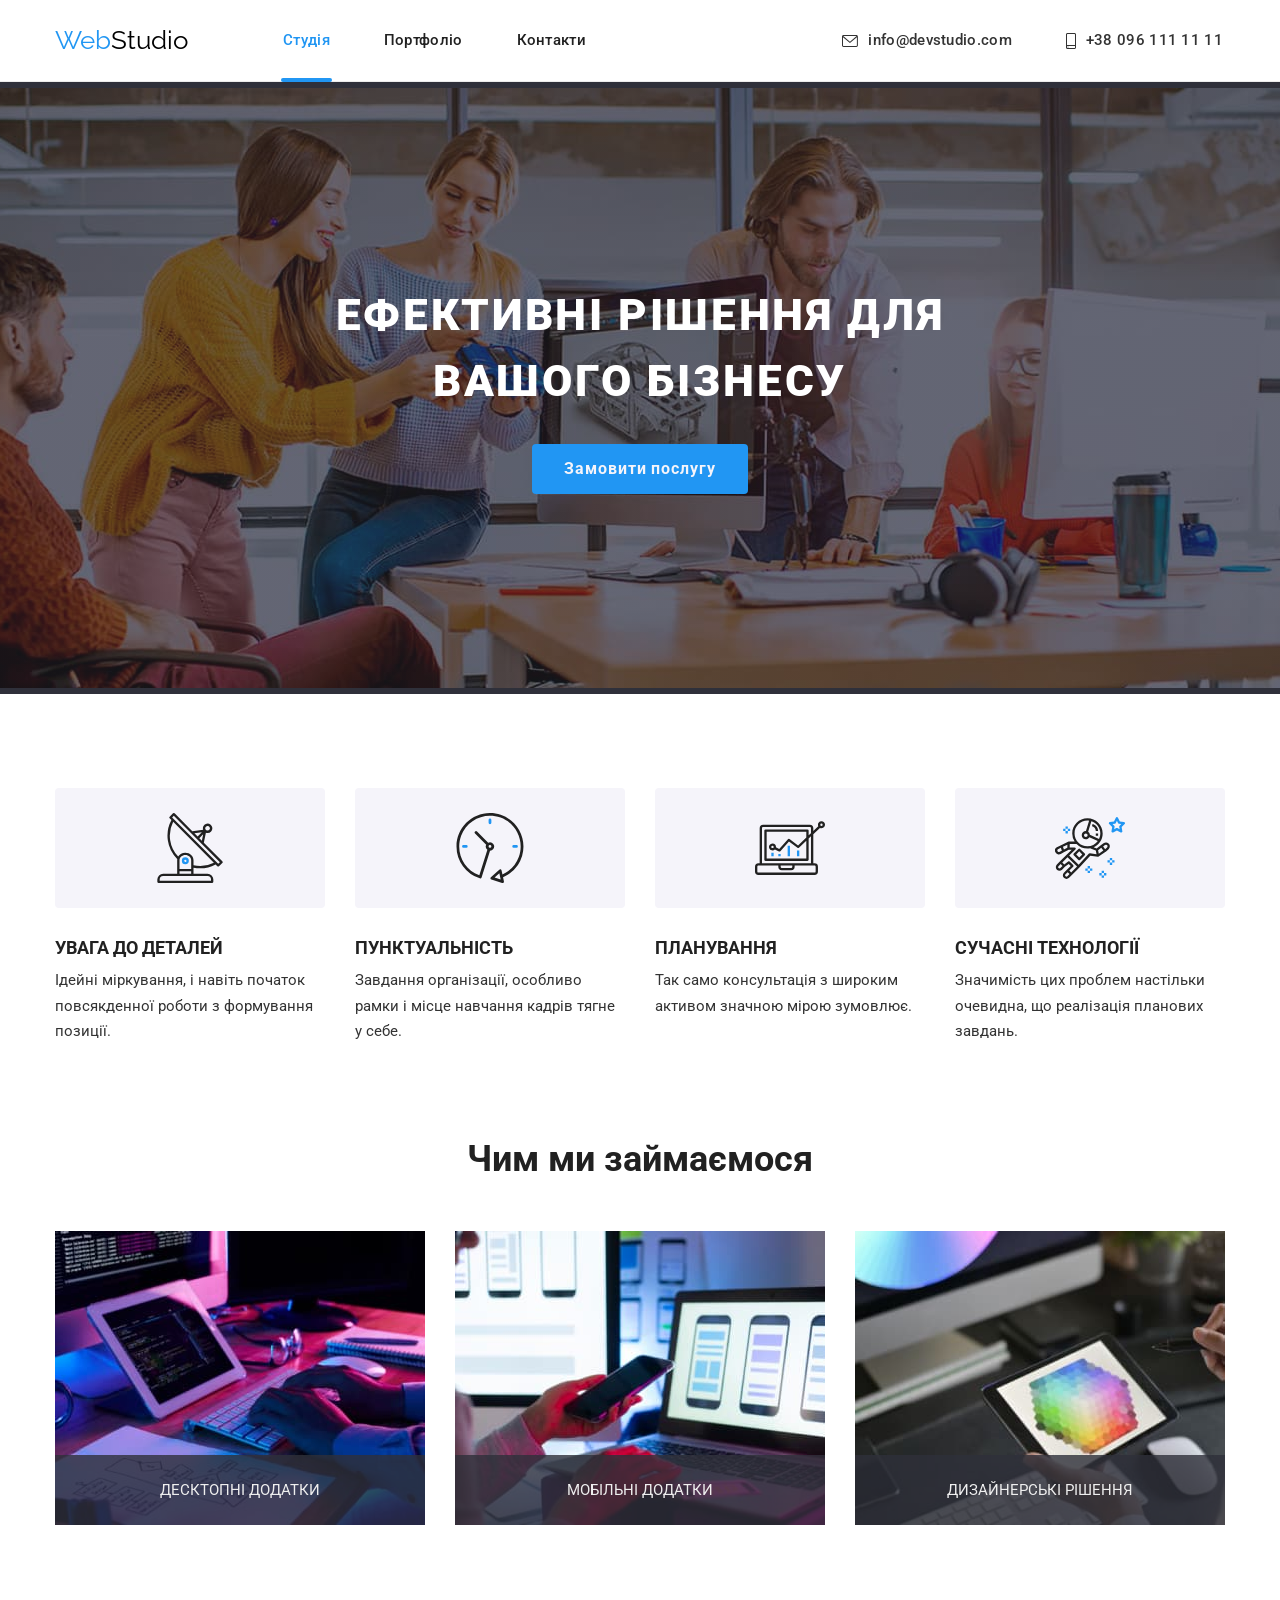
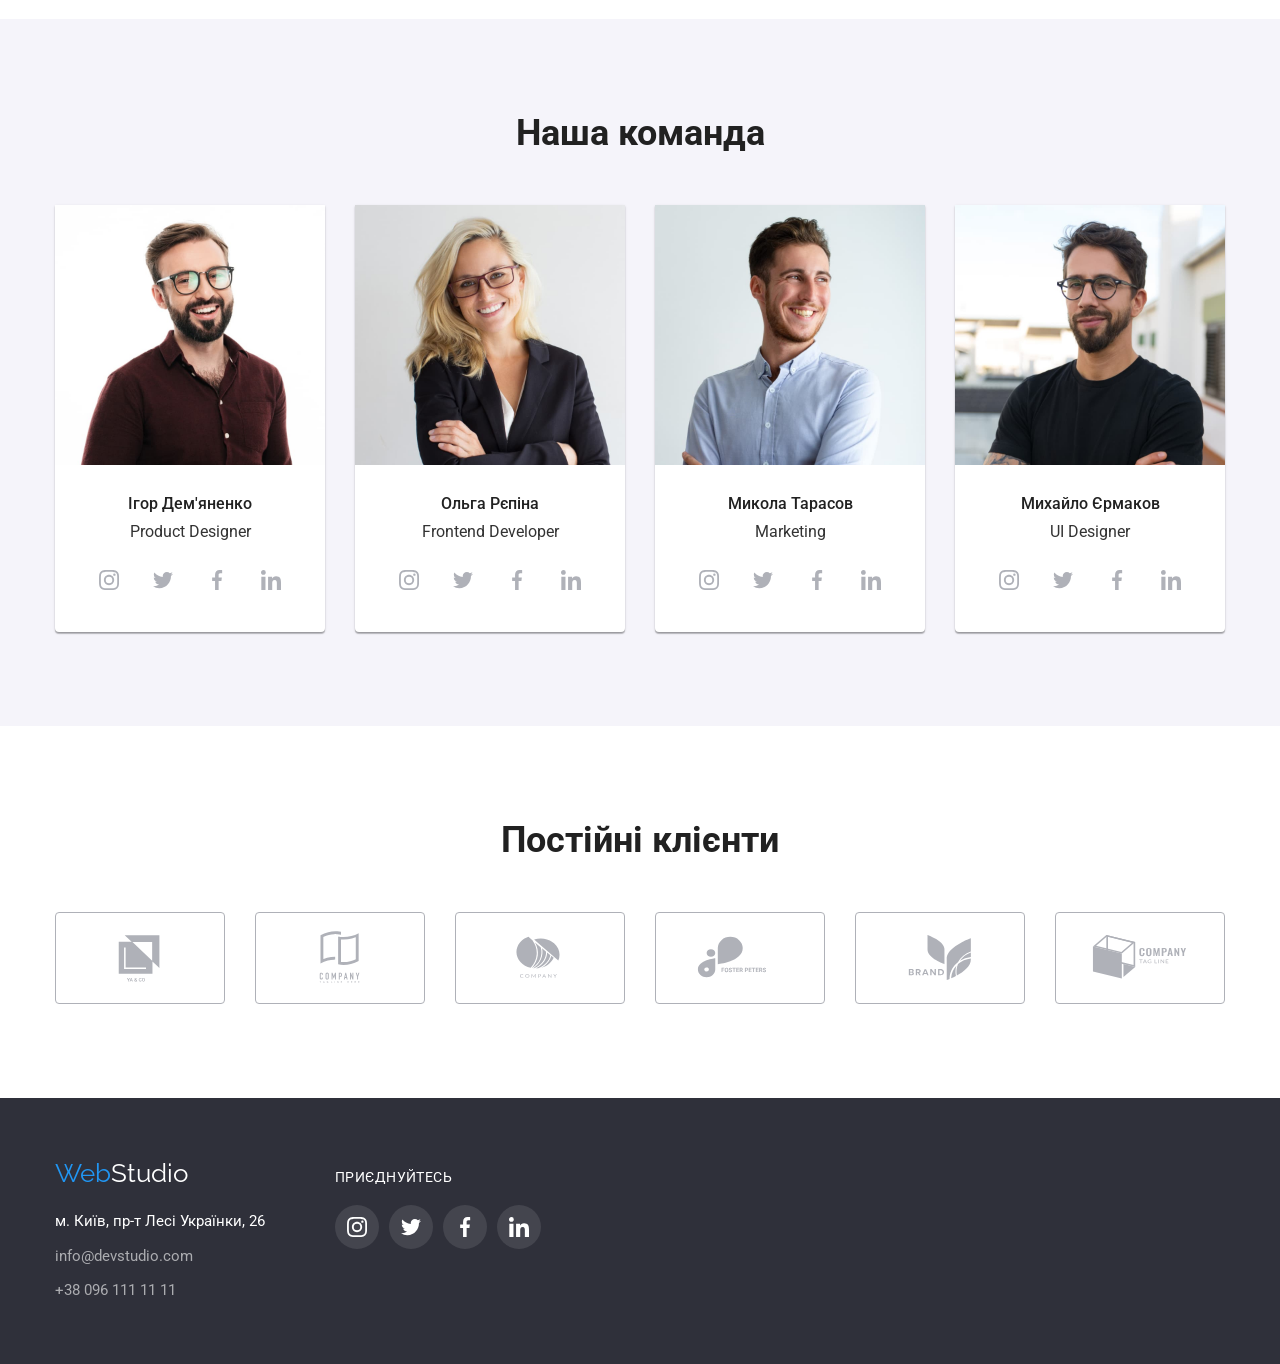
<file: index.html>
<!DOCTYPE html>
<html lang="uk">
  <head>
    <meta charset="UTF-8" />
    <meta http-equiv="X-UA-Compatible" content="IE=edge" />
    <meta name="viewport" content="width=device-width, initial-scale=1.0" />
    <link rel="preconnect" href="https://fonts.googleapis.com" />
    <link rel="preconnect" href="https://fonts.gstatic.com" crossorigin />
    <link
      href="https://fonts.googleapis.com/css2?family=Raleway:wght@700&family=Roboto:wght@400;500;700;900&display=swap"
      rel="stylesheet"
    />
    <link
      rel="stylesheet"
      href="https://cdnjs.cloudflare.com/ajax/libs/modern-normalize/1.1.0/modern-normalize.min.css"
      integrity="sha512-wpPYUAdjBVSE4KJnH1VR1HeZfpl1ub8YT/NKx4PuQ5NmX2tKuGu6U/JRp5y+Y8XG2tV+wKQpNHVUX03MfMFn9Q=="
      crossorigin="anonymous"
      referrerpolicy="no-referrer"
    />
    <link rel="stylesheet" href="./css/styles.css" />
    <title>Web-Studio</title>
  </head>
  <body>
    <header class="header">
      <div class="container header-conteiner">
        <a class="header-logo link" lang="en" href="./index.html"
          ><span class="subject">Web</span>Studio</a
        >
        <nav>
          <ul class="header-nav list">
            <li class="header-nav-item">
              <a class="header-link link current" href="./index.html">Студія</a>
            </li>
            <li class="header-nav-item">
              <a class="header-link link" href="./portfolio.html">Портфоліо</a>
            </li>
            <li class="header-nav-item"><a class="header-link link" href="#">Контакти</a></li>
          </ul>
        </nav>
        <ul class="header-list list">
          <li class="header-item">
            <a class="header-contact link" lang="en" href="mailto:info@devstudio.com">
              <svg class="header-icon" width="16" height="12">
                <use href="./images/icons.svg#icon-mail"></use>
              </svg>info@devstudio.com</a
            >
          </li>
          <li class="header-item">
            <a class="header-contact link" href="tel:+380961111111">
              <svg class="header-icon" width="10" height="16">
                <use href="./images/icons.svg#icon-smartphone"></use>
              </svg>
              +38 096 111 11 11</a>
            </li>
        </ul>
      </div>
    </header>
    <main>
      <section class="hero">
          <h1 class="hero-title">Ефективні рішення для вашого бізнесу</h1>

          <button type="button" class="hero-btn" data-modal-open>Замовити послугу</button>
      </section>

      <section class="benefits section">
        <div class="container">
          <h2 class="benefits-title visually-hidden">Переваги</h2>
          <ul class="benefits-list list">
            <li class="benefits-items">
              <div class="benefits-card">
                <svg class="benefits-icon" width="70" height="70">
                  <use href="./images/icons.svg#icon-benefits-antenna"></use>
                </svg>
              </div>
              <h3 class="benefits-subtitle">Увага до деталей</h3>
              <p class="benefits-text">
                Ідейні міркування, і навіть початок повсякденної роботи з формування позиції.
              </p>
            </li>
            <li class="benefits-items">
              <div class="benefits-card">
                <svg class="benefits-icon" width="70" height="70">
                  <use href="./images/icons.svg#icon-benefits-clock"></use>
                </svg>
              </div>
              <h3 class="benefits-subtitle">Пунктуальність</h3>
              <p class="benefits-text">
                Завдання організації, особливо рамки і місце навчання кадрів тягне у себе.
              </p>
            </li>
            <li class="benefits-items">
              <div class="benefits-card">
                <svg class="benefits-icon" width="70" height="70">
                  <use href="./images/icons.svg#icon-benefits-diagram"></use>
                </svg>
              </div>
              <h3 class="benefits-subtitle">Планування</h3>
              <p class="benefits-text">
                Так само консультація з широким активом значною мірою зумовлює.
              </p>
            </li>
            <li class="benefits-items">
              <div class="benefits-card">
                <svg class="benefits-icon" width="70" height="70">
                  <use href="./images/icons.svg#icon-benefits-astronaut"></use>
                </svg>
              </div>
              <h3 class="benefits-subtitle">Сучасні технології</h3>
              <p class="benefits-text">
                Значимість цих проблем настільки очевидна, що реалізація планових завдань.
              </p>
            </li>
          </ul>
        </div>
      </section>
      <section class="about section">
        <div class="container">
          <h2 class="about-title title">Чим ми займаємося</h2>
          <ul class="about-list list">
            <li class="about-item">
              <div class="about-item-content">
                <img
                src="./images/what-we-do1.jpg"
                alt="програмування на комп'ютері"
                width="370"
                height="294"
              />
              <div class="about-text-wrapper">
                <p class="about-text">Десктопні додатки</p>
              </div>
              </div>
              
            </li>
            <li class="about-item">
              <div class="about-item-content">
                  <img
                  src="./images/what-we-do2.jpg"
                  alt="дизайн інтерфейсу"
                  width="370"
                  height="294"
                />
                <div class="about-text-wrapper">
                  <p class="about-text">Мобільні додатки</p>
                </div>
              </div>
            </li>
            <li class="about-item">
            <div class="about-item-content">
                <img
                src="./images/what-we-do3.jpg"
                alt="палітра дизайнера"
                width="370"
                height="294"
              />
              <div class="about-text-wrapper">
                <p class="about-text">Дизайнерські рішення</p>
              </div>
            </div>
            </li>
          </ul>
        </div>
      </section>
      <section class="team section">
        <div class="container">
          <h2 class="team-title title">Наша команда</h2>
          <ul class="team-list list">
            <li class="team-item">
              <img
                src="./images/our-team-1.jpg"
                alt="фото Ігор Дем'яненко"
                width="270"
                height="260"
              />
              <div class="team-employee">
                <h3 class="team-subtitle">Ігор Дем'яненко</h3>
                <p class="team-text" lang="en">Product Designer</p>
                <ul class="team-sm list">
                  <li class="team-sm-item">
                    <a href="" class="team-sm-link link">
                    <svg class="team-sm-icon" width="20" height="20">
                      <use href="./images/icons.svg#icon-instagram"></use>
                    </svg>
                  </a></li>
                  <li class="team-sm-item">
                    <a href="" class="team-sm-link link">
                    <svg class="team-sm-icon" width="20" height="20">
                      <use href="./images/icons.svg#icon-twitter"></use>
                    </svg>
                  </a></li>
                  <li class="team-sm-item">
                    <a href="" class="team-sm-link link">
                    <svg class="team-sm-icon" width="20" height="20">
                      <use href="./images/icons.svg#icon-facebook"></use></svg>
                  </a></li>
                  <li class="team-sm-item">
                    <a href="" class="team-sm-link link">
                    <svg class="team-sm-icon" width="20" height="20">
                      <use href="./images/icons.svg#icon-linkedin"></use></svg>
                  </a></li>
                </ul>
              </div>
            </li>
            <li class="team-item">
              <img src="./images/our-team-2.jpg" alt="фото Ольга Рєпіна" width="270" height="260" />
              <div class="team-employee">
                <h3 class="team-subtitle">Ольга Рєпіна</h3>
                <p class="team-text" lang="en">Frontend Developer</p>
                <ul class="team-sm list">
                  <li class="team-sm-item"><a href="" class="team-sm-link link">
                    <svg class="team-sm-icon" width="20" height="20">
                      <use href="./images/icons.svg#icon-instagram"></use>
                    </svg>
                  </a></li>
                  <li class="team-sm-item"><a href="" class="team-sm-link link">
                    <svg class="team-sm-icon" width="20" height="20">
                      <use href="./images/icons.svg#icon-twitter"></use>
                    </svg>
                  </a></li>
                  <li class="team-sm-item"><a href="" class="team-sm-link link">
                    <svg class="team-sm-icon" width="20" height="20">
                      <use href="./images/icons.svg#icon-facebook"></use>
                    </svg>
                  </a></li>
                  <li class="team-sm-item"><a href="" class="team-sm-link link">
                    <svg class="team-sm-icon" width="20" height="20">
                      <use href="./images/icons.svg#icon-linkedin"></use>
                    </svg>
                  </a></li>
                </ul>
              </div>
            </li>
            <li class="team-item">
              <img
                src="./images/our-team-3.jpg"
                alt="фото Микола Тарасов"
                width="270"
                height="260"
              />
              <div class="team-employee">
                <h3 class="team-subtitle">Микола Тарасов</h3>
                <p class="team-text" lang="en">Marketing</p>
                <ul class="team-sm list">
                  <li class="team-sm-item"><a href="" class="team-sm-link link">
                    <svg class="team-sm-icon" width="20" height="20">
                      <use href="./images/icons.svg#icon-instagram"></use>
                    </svg>
                  </a></li>
                  <li class="team-sm-item"><a href="" class="team-sm-link link">
                    <svg class="team-sm-icon" width="20" height="20">
                      <use href="./images/icons.svg#icon-twitter"></use>
                    </svg>
                  </a></li>
                  <li class="team-sm-item"><a href="" class="team-sm-link link">
                    <svg class="team-sm-icon" width="20" height="20">
                      <use href="./images/icons.svg#icon-facebook"></use>
                    </svg>
                  </a></li>
                  <li class="team-sm-item"><a href="" class="team-sm-link link">
                    <svg class="team-sm-icon" width="20" height="20">
                      <use href="./images/icons.svg#icon-linkedin"></use>
                    </svg>
                  </a></li>
                </ul>
              </div>
            </li>
            <li class="team-item">
              <img
                src="./images/our-team-4.jpg"
                alt="фото Михайло Єрмаков"
                width="270"
                height="260"
              />
              <div class="team-employee">
                <h3 class="team-subtitle">Михайло Єрмаков</h3>
                <p class="team-text" lang="en">UI Designer</p>
                <ul class="team-sm list">
                  <li class="team-sm-item"><a href="" class="team-sm-link link">
                    <svg class="team-sm-icon" width="20" height="20">
                      <use href="./images/icons.svg#icon-instagram"></use>
                    </svg>
                  </a></li>
                  <li class="team-sm-item"><a href="" class="team-sm-link link">
                    <svg class="team-sm-icon" width="20" height="20">
                      <use href="./images/icons.svg#icon-twitter"></use>
                    </svg>
                  </a></li>
                  <li class="team-sm-item"><a href="" class="team-sm-link link">
                    <svg class="team-sm-icon" width="20" height="20">
                      <use href="./images/icons.svg#icon-facebook"></use>
                    </svg>
                  </a></li>
                  <li class="team-sm-item"><a href="" class="team-sm-link link">
                    <svg class="team-sm-icon" width="20" height="20">
                      <use href="./images/icons.svg#icon-linkedin"></use>
                    </svg>
                  </a></li>
                </ul>
              </div>
            </li>
          </ul>
        </div>
      </section>
      <section class="clients section">
        <div class="container">
          <h2 class="title">Постійні клієнти</h2>
          <ul class="clients-list list">
            <li class="clients-items"><a class="cliens-link link" href="">
              <svg class="clients-icon" width="106" height="60">
                <use href="./images/icons.svg#icon-partners-logo-1"></use>
              </svg></a></li>
            <li class="clients-items"><a class="cliens-link link" href="">
              <svg class="clients-icon" width="106" height="60">
                <use href="./images/icons.svg#icon-partners-logo-2"></use>
              </svg></a></li>
            <li class="clients-items"><a class="cliens-link link" href="">
              <svg class="clients-icon" width="106" height="60">
                <use href="./images/icons.svg#icon-partners-logo-3"></use>
              </svg></a></li>
            <li class="clients-items"><a class="cliens-link link" href="">
              <svg class="clients-icon" width="106" height="60">
                <use href="./images/icons.svg#icon-partners-logo-4"></use>
              </svg></a></li>
            <li class="clients-items"><a class="cliens-link link" href="">
              <svg class="clients-icon" width="106" height="60">
                <use href="./images/icons.svg#icon-partners-logo-5"></use>
              </svg></a></li>
            <li class="clients-items"><a class="cliens-link link" href="">
              <svg class="clients-icon" width="106" height="60">
                <use href="./images/icons.svg#icon-partners-logo-6"></use>
              </svg></a></li>
          </ul>
        </div>

      </section>
    </main>
    <footer class="footer">
      <div class="container footer-container">
        <div class="footer-wraper">
          <a class="footer-logo link" href="./index.html"><span class="subject">Web</span>Studio</a>
          <address class="adress">
            <ul class="adress-list list">
              <li class="adress-item">
                <a
                  class="adress-link link"
                  href="https://goo.gl/maps/CPtrU1FHBa2aNyZL9"
                  target="_blank"
                  rel="noopener noreferrer nofollow"
                  >м. Київ, пр-т Лесі Українки, 26</a
                >
              </li>
              <li class="adress-item">
                <a class="adress-item-link link" lang="en" href="mailto:info@devstudio.com"
                  >info@devstudio.com</a
                >
              </li>
              <li class="adress-item">
                <a class="adress-item-link link" href="tel:+380961111111">+38 096 111 11 11</a>
              </li>
            </ul>
          </address>
        </div>
        <div class="footer-social">
          <p class="footer-subtitle">Приєднуйтесь</p>
          <ul class="footer-sm list">
            <li class="footer-sm-item"><a href="" class="footer-sm-link link">
              <svg class="footer-sm-icon" width="20" height="20">
                <use href="./images/icons.svg#icon-instagram"></use>
              </svg>
            </a></li>
            <li class="footer-sm-item"><a href="" class="footer-sm-link link">
              <svg class="footer-sm-icon" width="20" height="20">
                <use href="./images/icons.svg#icon-twitter"></use>
              </svg>
            </a></li>
            <li class="footer-sm-item"><a href="" class="footer-sm-link link">
              <svg class="footer-sm-icon" width="20" height="20">
                <use href="./images/icons.svg#icon-facebook"></use>
              </svg>
            </a></li>
            <li class="footer-sm-item"><a href="" class="footer-sm-link link">
              <svg class="footer-sm-icon" width="20" height="20">
                <use href="./images/icons.svg#icon-linkedin"></use>
              </svg>
            </a></li>
          </ul>
        </div>
      </div>
    </footer>
    <div class="backdrop is-hidden" data-modal>
      <div class="modal">
        <button type="button" class="modal-close" data-modal-close>
          <svg class="modal-close-btn" width="18" height="18">
            <use href="./images/icons.svg#icon-close-black"></use>
          </svg>
        </button>
      </div>
    </div>
    <script src="./js/modal.js"></script>
  </body>
</html>
</file>
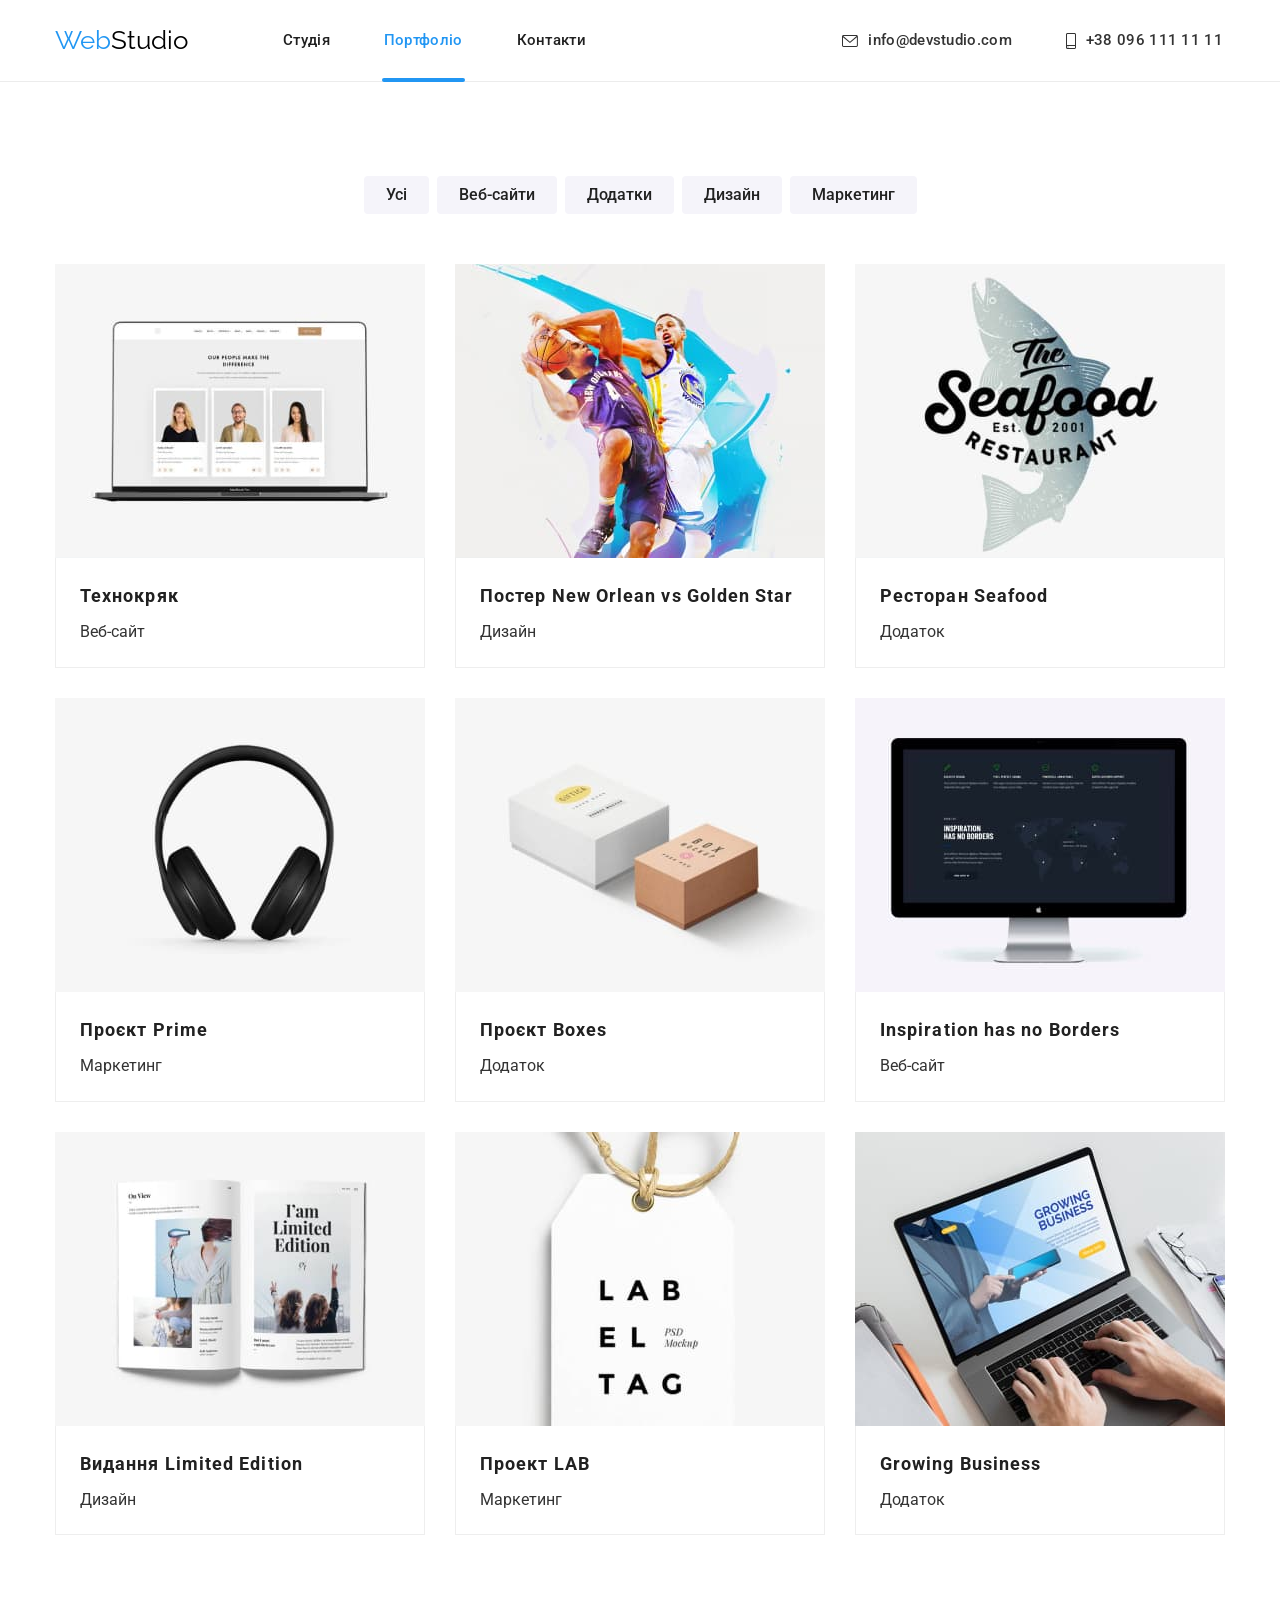
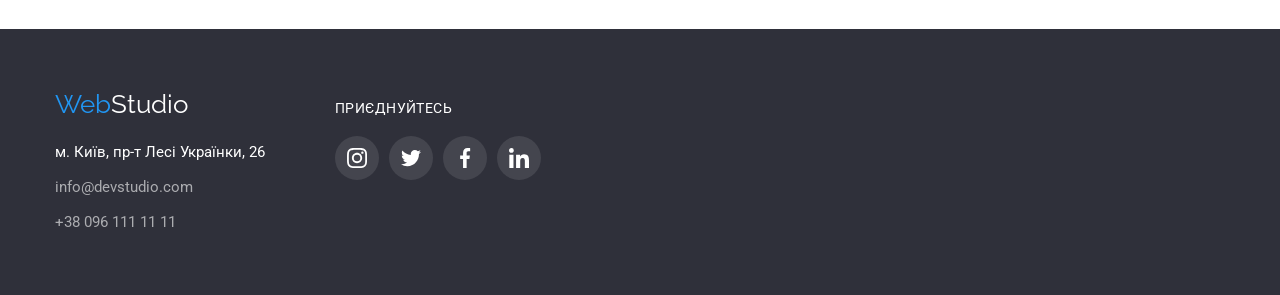
<file: portfolio.html>
<!DOCTYPE html>
<html lang="uk">
  <head>
    <meta charset="UTF-8" />
    <meta http-equiv="X-UA-Compatible" content="IE=edge" />
    <meta name="viewport" content="width=device-width, initial-scale=1.0" />
    <link rel="preconnect" href="https://fonts.googleapis.com" />
    <link rel="preconnect" href="https://fonts.gstatic.com" crossorigin />
    <link
      href="https://fonts.googleapis.com/css2?family=Raleway:wght@700&family=Roboto:wght@400;500;700;900&display=swap"
      rel="stylesheet"
    />
    <link
      rel="stylesheet"
      href="https://cdnjs.cloudflare.com/ajax/libs/modern-normalize/1.1.0/modern-normalize.min.css"
      integrity="sha512-wpPYUAdjBVSE4KJnH1VR1HeZfpl1ub8YT/NKx4PuQ5NmX2tKuGu6U/JRp5y+Y8XG2tV+wKQpNHVUX03MfMFn9Q=="
      crossorigin="anonymous"
      referrerpolicy="no-referrer"
    />
    <link rel="stylesheet" href="./css/styles.css" />
    <title>Portfolio</title>
  </head>
  <body>
    <header class="header">
      <div class="container header-conteiner">
        <a class="header-logo link" lang="en" href="./index.html"
          ><span class="subject">Web</span>Studio</a
        >
        <nav>
          <ul class="header-nav list">
            <li class="header-nav-item">
              <a class="header-link link" href="./index.html">Студія</a>
            </li>
            <li class="header-nav-item">
              <a class="header-link link current" href="./portfolio.html">Портфоліо</a>
            </li>
            <li class="header-nav-item"><a class="header-link link" href="#">Контакти</a></li>
          </ul>
        </nav>
        <ul class="header-list list">
          <li class="header-item">
            <a class="header-contact link" lang="en" href="mailto:info@devstudio.com">
              <svg class="header-icon" width="16" height="12">
                <use href="./images/icons.svg#icon-mail"></use>
              </svg>info@devstudio.com</a
            >
          </li>
          <li class="header-item">
            <a class="header-contact link" href="tel:+380961111111">
              <svg class="header-icon" width="10" height="16">
                <use href="./images/icons.svg#icon-smartphone"></use>
              </svg>
              +38 096 111 11 11</a>
            </li>
        </ul>
      </div>
    </header>
    <main>
      <section class="portfolio section">
        <div class="container">
          <h1 class="visually-hidden">Портфоліо</h1>
          <ul class="portfolio-filter-list list">
            <li class="portfolio-filter">
              <button type="button" class="portfolio-btn">Усі</button>
            </li>
            <li class="portfolio-filter">
              <button type="button" class="portfolio-btn">Веб-сайти</button>
            </li>
            <li class="portfolio-filter">
              <button type="button" class="portfolio-btn">Додатки</button>
            </li>
            <li class="portfolio-filter">
              <button type="button" class="portfolio-btn">Дизайн</button>
            </li>
            <li class="portfolio-filter">
              <button type="button" class="portfolio-btn">Маркетинг</button>
            </li>
          </ul>
          <ul class="portfolio-list list">
            <li class="portfolio-item link">
              <a href="#" target="_blank" rel="noopener noreferrer nofollow" class="portfolio-link link">
                <div class="portfolio-item-content">
                  <img
                  src="./images/portfolio-1.jpg"
                  alt="візуалізація сайту Текнокряк"
                  width="370"
                  height="294"
                  />
                  <p class="portfolio-text-hover">Ресурс пропонує комплексні пропозиції з різним рівнем функціоналу та сервісів. 
                    Все це дозволить відвідувачу отримати вичерпні відомості про компанію чи приватну особу.</p>
                </div>
                
                <div class="potrfolio-text">
                  <h2 class="portfolio-title">Технокряк</h2>
                  <p class="portfolio-subtitle">Веб-сайт</p>
                </div>
              </a>
            </li>

            <li class="portfolio-item">
              <a href="#" target="_blank" rel="noopener noreferrer nofollow" class="portfolio-link link">
                <div class="portfolio-item-content">
                    <img
                    src="./images/portfolio-2.jpg"
                    alt="постер для баскетбольної команди"
                    width="370"
                    height="294"
                  />
                    <p class="portfolio-text-hover">Ресурс пропонує комплексні пропозиції з різним рівнем функціоналу та сервісів. Все це дозволить відвідувачу 
                      отримати вичерпні відомості про компанію чи приватну особу.</p>
                </div>
                
                <div class="potrfolio-text">
                  <h2 class="portfolio-title">Постер New Orlean vs Golden Star</h2>
                  <p class="portfolio-subtitle">Дизайн</p>
                </div>
              </a>
            </li>

            <li class="portfolio-item">
              <a
                href="#"
                target="_blank"
                rel="noopener noreferrer nofollow"
                class="portfolio-link link"
              >
                <div class="portfolio-item-content">
                  <img
                    src="./images/portfolio-3.jpg"
                    alt="логоти для додатку рибного ресторану"
                    width="370"
                    height="294"
                  />
                    <p class="portfolio-text-hover">Ресурс пропонує комплексні пропозиції з різним рівнем функціоналу та сервісів. 
                      Все це дозволить відвідувачу отримати вичерпні відомості про компанію чи приватну особу.</p>
                </div>
                <div class="potrfolio-text">
                  <h2 class="portfolio-title">Ресторан Seafood</h2>
                  <p class="portfolio-subtitle">Додаток</p>
                </div>
              </a>
            </li>

            <li class="portfolio-item">
              <a href="#" target="_blank" rel="noopener noreferrer nofollow" class="portfolio-link link">
                <div class="portfolio-item-content">
                  <img src="./images/portfolio-4.jpg" 
                  alt="навушники" 
                  width="370" 
                  height="294" 
                  />
                  <p class="portfolio-text-hover">Ресурс пропонує комплексні пропозиції з різним рівнем функціоналу та сервісів. 
                    Все це дозволить відвідувачу отримати вичерпні відомості про компанію чи приватну особу.</p>
                </div>

                <div class="potrfolio-text">
                  <h2 class="portfolio-title">Проєкт Prime</h2>
                  <p class="portfolio-subtitle">Маркетинг</p>
                </div>
              </a>
            </li>
            
            <li class="portfolio-item">
              <a href="#" target="_blank" rel="noopener noreferrer nofollow" class="portfolio-link link">
                <div class="portfolio-item-content">
                  <img
                    src="./images/portfolio-5.jpg"
                    alt="візуалізація логотипу конмпанії на коробці"
                    width="370"
                    height="294"
                  />
                    <p class="portfolio-text-hover">Ресурс пропонує комплексні пропозиції з різним рівнем функціоналу та сервісів. 
                      Все це дозволить відвідувачу отримати вичерпні відомості про компанію чи приватну особу.</p>
                </div>

                <div class="potrfolio-text">
                  <h2 class="portfolio-title">Проєкт Boxes</h2>
                  <p class="portfolio-subtitle">Додаток</p>
                </div>
              </a>
            </li>

            <li class="portfolio-item">

              <a href="#" target="_blank" rel="noopener noreferrer nofollow" class="portfolio-link link">
                <div class="portfolio-item-content">
                  <img
                    src="./images/portfolio-6.jpg"
                    alt="візуалізація головної сторінки сайту компанії"
                    width="370"
                    height="294"
                  />
                    <p class="portfolio-text-hover">Ресурс пропонує комплексні пропозиції з різним рівнем функціоналу та сервісів. 
                      Все це дозволить відвідувачу отримати вичерпні відомості про компанію чи приватну особу.</p>
                  </div>
                <div class="potrfolio-text">
                  <h2 class="portfolio-title">Inspiration has no Borders</h2>
                  <p class="portfolio-subtitle">Веб-сайт</p>
                </div>
              </a>
            </li>

            <li class="portfolio-item">
              <a href="#" target="_blank" rel="noopener noreferrer nofollow" class="portfolio-link link">
                <div class="portfolio-item-content">
                  <img
                    src="./images/portfolio-7.jpg"
                    alt="розворот сторінок журналу"
                    width="370"
                    height="294"
                  />
                    <p class="portfolio-text-hover">Ресурс пропонує комплексні пропозиції з різним рівнем функціоналу та сервісів. 
                      Все це дозволить відвідувачу отримати вичерпні відомості про компанію чи приватну особу.</p>
                </div>
                <div class="potrfolio-text">
                  <h2 class="portfolio-title">Видання Limited Edition</h2>
                  <p class="portfolio-subtitle">Дизайн</p>
                </div>
              </a>
            </li>

            <li class="portfolio-item">
              <a href="#" target="_blank" rel="noopener noreferrer nofollow" class="portfolio-link link">
                <div class="portfolio-item-content">
                  <img
                    src="./images/portfolio-8.jpg"
                    alt="логотип компанії"
                    width="370"
                    height="294"
                  />
                    <p class="portfolio-text-hover">Ресурс пропонує комплексні пропозиції з різним рівнем функціоналу та сервісів. 
                      Все це дозволить відвідувачу отримати вичерпні відомості про компанію чи приватну особу.</p>
                </div>

                <div class="potrfolio-text">
                  <h2 class="portfolio-title">Проект LAB</h2>
                  <p class="portfolio-subtitle">Маркетинг</p>
                </div>
              </a>
            </li>

            <li class="portfolio-item">
              <a href="#" target="_blank" rel="noopener noreferrer nofollow" class="portfolio-link link">
                <div class="portfolio-item-content">
                  <img
                    src="./images/portfolio-9.jpg"
                    alt="візуалізація головної сторінки сайту"
                    width="370"
                    height="294"
                  />
                    <p class="portfolio-text-hover">Ресурс пропонує комплексні пропозиції з різним рівнем функціоналу та сервісів. Все це дозволить відвідувачу отримати вичерпні відомості про компанію чи приватну особу.</p>
                </div>
                <div class="potrfolio-text">
                  <h2 class="portfolio-title">Growing Business</h2>
                  <p class="portfolio-subtitle">Додаток</p>
                </div>
              </a>
            </li>
          </ul>
        </div>
      </section>
    </main>
    <footer class="footer">
      <div class="container footer-container">
        <div class="footer-wraper">
          <a class="footer-logo link" href="./index.html"><span class="subject">Web</span>Studio</a>
          <address class="adress">
            <ul class="adress-list list">
              <li class="adress-item">
                <a
                  class="adress-link link"
                  href="https://goo.gl/maps/CPtrU1FHBa2aNyZL9"
                  target="_blank"
                  rel="noopener noreferrer nofollow"
                  >м. Київ, пр-т Лесі Українки, 26</a
                >
              </li>
              <li class="adress-item">
                <a class="adress-item-link link" lang="en" href="mailto:info@devstudio.com"
                  >info@devstudio.com</a
                >
              </li>
              <li class="adress-item">
                <a class="adress-item-link link" href="tel:+380961111111">+38 096 111 11 11</a>
              </li>
            </ul>
          </address>
        </div>
        <div class="footer-social">
          <p class="footer-subtitle">Приєднуйтесь</p>
          <ul class="footer-sm list">
            <li class="footer-sm-item"><a href="" class="footer-sm-link link">
              <svg class="footer-sm-icon" width="20" height="20">
                <use href="./images/icons.svg#icon-instagram"></use>
              </svg>
            </a></li>
            <li class="footer-sm-item"><a href="" class="footer-sm-link link">
              <svg class="footer-sm-icon" width="20" height="20">
                <use href="./images/icons.svg#icon-twitter"></use>
              </svg>
            </a></li>
            <li class="footer-sm-item"><a href="" class="footer-sm-link link">
              <svg class="footer-sm-icon" width="20" height="20">
                <use href="./images/icons.svg#icon-facebook"></use>
              </svg>
            </a></li>
            <li class="footer-sm-item"><a href="" class="footer-sm-link link">
              <svg class="footer-sm-icon" width="20" height="20">
                <use href="./images/icons.svg#icon-linkedin"></use>
              </svg>
            </a></li>
          </ul>
        </div>
      </div>
    </footer>
  </body>
</html>
</file>
<file: css/styles.css>
:root {
  --text-colour: #333333;
  --primary-header-colour: #212121;
  --secondary-header-colour: #ffffff;
  --accent-colour: #2196f3;
  --primary-backround-colour: #ffffff;
  --secondary-backround-colour: #f5f4fa;
  --logo-colour: #000000;
  --gap: 30px;
}
p,
h1,
h2,
h3,
h4,
h5,
h6 {
  margin: 0;
}
ul {
  margin: 0;
  padding-left: 0;
}
body {
  font-family: 'Roboto', sans-serif;
  font-size: 15px;
  color: var(--text-colour);
  background-color: var(--backround-colour);
}
img {
  display: block;
  max-width: 100%;
  height: auto;
}
.list {
  list-style: none;
}
.link {
  text-decoration: none;
}
.title {
  margin-bottom: 50px;

  font-size: 36px;
  line-height: 1.16;
  text-align: center;
  color: var(--primary-header-colour);
}
.visually-hidden {
  position: absolute;
  white-space: nowrap;
  width: 1px;
  height: 1px;
  overflow: hidden;
  border: 0;
  padding: 0;
  clip: rect(0 0 0 0);
  clip-path: inset(50%);
  margin: -1px;
}
.container {
  width: 1200px;
  margin-left: auto;
  margin-right: auto;
  padding-left: 15px;
  padding-right: 15px;
}
.section {
  padding: 94px 0;
}

/* --------------------------------------STUDIO----------------------------------------------- */
/* ---------------------------HEADER--------------------------- */
.header {
  border-bottom-width: 1px;
  border-bottom-style: solid;
  border-bottom-color: #ececec;
}
.header-conteiner {
  display: flex;
  align-items: center;
}

.header-nav,
.header-list {
  display: flex;
  column-gap: 50px;
}
.header-list {
  margin-left: auto;
  align-items: center;
}
.header-logo {
  margin-right: 93px;
}
.header-logo,
.footer-logo {
  font-family: 'Raleway', sans-serif;
  font-size: 26px;
  line-height: 1.19;
  color: var(--logo-colour);
}
.header-contact {
  display: flex;
  align-items: center;
  column-gap: 10px;
}

.header-link,
.header-contact {
  padding: 32px 2px;

  font-weight: 500;
  line-height: 1.14;
  letter-spacing: 0.02em;
  color: var(--primary-header-colour);

  transition: color 250ms cubic-bezier(0.4, 0, 0.2, 1);
}
.header-link { 
  display: block;
  position: relative;
}

.current::after { 
  content: '';
  display: inline-block;
  position: absolute;

  bottom: -1px;
  left: 0;

  width: 100%;
  height: 4px;
  border-radius: 2px;
  background-color: var(--accent-colour);
}
.header-icon { 
  fill: currentColor;
}
.header-contact {
  color: var(--text-colour);
} 
.header-link:hover,
.header-link:focus,
.header-contact:hover,
.header-contact:focus,
.adress-link:hover,
.adress-link:focus,
.adress-item-link:hover,
.adress-item-link:focus,
.subject,
.current {
  color: var(--accent-colour);
}

/* ---------------------------HERO-------------------------- */
.hero {
  padding: 200px 0;

  max-width: 1600px;
  margin: 0 auto;

  background-color: #2f303a;
  background-image: linear-gradient(rgba(47, 48, 58, 0.4), rgba(47, 48, 58, 0.4)),
  url(../images/hero-bg.jpg);
  background-repeat: no-repeat;
  background-position: center;
}
.hero-title {
  margin: 0 auto;
  margin-bottom: 30px;

  max-width: 696px;

  font-weight: 900;
  font-size: 44px;
  line-height: 1.5;
  text-align: center;
  letter-spacing: 0.06em;
  text-transform: uppercase;
  color: var(--secondary-header-colour);
}

.hero-btn {
  display: block;
  margin: 0 auto;

  min-width: 216px;
  height: 50px;
  border: none;
  border-radius: 4px;

  font-family: inherit;
  font-weight: 700;
  font-size: 16px;
  line-height: 1.8;
  letter-spacing: 0.06em;
  color: var(--secondary-backround-colour);
  background-color: var(--accent-colour);

  cursor: pointer;

  transition: background-color 250ms cubic-bezier(0.4, 0, 0.2, 1), box-shadow 250ms cubic-bezier(0.4, 0, 0.2, 1);
}

.hero-btn:hover,
.hero-btn:focus {
  background-color: #188ce8;

  box-shadow: 0px 4px 4px rgba(0, 0, 0, 0.15);
}
/* ---------------------------BENEFITS-------------------------- */
.benefits-list {
  display: flex;
  column-gap: var(--gap);
}
.benefits-items {
  flex-basis: calc((100% - 90px) / 4);
}
.benefits-card { 
  display: flex;
  align-items: center;
  justify-content: center;
  margin-bottom: 30px;

  width: 270px;
  height: 120px;
  background-color: var(--secondary-backround-colour);
  border-radius: 4px;
}
.benefits-subtitle {
  margin-bottom: 10px;
  line-height: 1.14;
  text-transform: uppercase;
  color: var(--primary-header-colour);
}
.benefits-text {
  line-height: 1.71;
}

/* ---------------------------ABOUT-------------------------- */
.about-list,
.team-list {
  display: flex;
  column-gap: var(--gap);
  justify-content: space-between;
}
.about {
  padding-top: 0;
}
.about-item-content { 
  position: relative;
}
.about-text-wrapper { 
  position: absolute;
  bottom: 0;
  width: 100%;
  height: 70px;
  background: rgba(47, 48, 58, 0.8);
}
.about-text { 
  color: #eeeeee;
  text-transform: uppercase;
  text-align: center;
  padding: 27px 0;
}
/* ---------------------------TEAM------------------------- */
.team {
  background-color: var(--secondary-backround-colour);
}

.team-item {
  background-color: var(--primary-backround-colour);
  box-shadow: 0px 1px 3px rgba(0, 0, 0, 0.12), 0px 1px 1px rgba(0, 0, 0, 0.14), 0px 2px 1px rgba(0, 0, 0, 0.2);
  border-radius: 0px 0px 4px 4px;
}
.team-employee {
  padding: 30px;

}
.team-subtitle {
  margin-bottom: 10px;
  font-weight: 500;
  font-size: 16px;
  line-height: 1.18;
  text-align: center;
  color: var(--primary-header-colour);
}
.team-text {
  font-size: 16px;
  line-height: 1.18;
  text-align: center;
  margin-bottom: 16px;
}
.team-sm, 
.footer-sm{ 
  display: flex;
  justify-content: center;
  column-gap:10px; 
}
.team-sm-item { 
  width: 44px;
  height: 44px;
}
.team-sm-link,
.footer-sm-link { 
  display: flex;
  align-items: center;
  justify-content: center;

  width: 100%;
  height: 100%;
  border-radius: 50%;
}
.team-sm-link { 
  color:#AFB1B8;
  fill: currentColor;

  transition: background-color 250ms cubic-bezier(0.4, 0, 0.2, 1), fill 250ms cubic-bezier(0.4, 0, 0.2, 1);
}

.team-sm-link:hover, 
.team-sm-link:focus{ 
  background-color: var(--accent-colour);
  fill: var(--secondary-header-colour);
}
/* ---------------------------CLIENTS------------------------- */
.clients-list {
  display: flex;
  justify-content: center;
  column-gap:var(--gap);
}
.clients-items { 
  width: 170px;
  height: 92px;
}
.cliens-link { 
  display: flex;
  align-items: center;
  justify-content: center;

  width: 100%;
  height: 100%;
  border-radius: 4px;
  border: 1px solid #AFB1B8;
  fill: #AFB1B8;

  transition: fill 250ms cubic-bezier(0.4, 0, 0.2, 1), border 250ms cubic-bezier(0.4, 0, 0.2, 1);
}
.cliens-link:hover,
.cliens-link:focus { 
  fill: var(--accent-colour);
  border: 1px solid var(--accent-colour);
}
/* ---------------------------FOOTER------------------------- */
.footer {
  background-color: #2f303a;
  padding: 60px 0;
}
.footer-container { 
  display: flex;
  column-gap: 70px;
  align-items: baseline
}
.footer-logo {
  color: var(--secondary-header-colour);
}
.adress {
  margin-top: 20px;
}
.adress-item:not(:last-child) { 
  margin-bottom: 9px;
}
.adress-link,
.adress-item-link {
  font-style: normal;
  line-height: 1.71;
  color: var(--secondary-header-colour);
  transition: color 250ms cubic-bezier(0.4, 0, 0.2, 1);
}
.adress-item-link {
  color: rgba(255, 255, 255, 0.6);
}
.footer-subtitle { 
  margin-bottom: 20px;

  font-size: 14px;
  line-height: 16px;
  letter-spacing: 0.03em;
  text-transform: uppercase;
  color: var(--secondary-header-colour); 
}
.footer-sm-item { 
  width: 44px;
  height: 44px;
}
.footer-sm-link { 
  width: 100%;
  height: 100%;
  background-color: rgba(255, 255, 255, 0.1);
  color: var(--secondary-header-colour);
  fill: currentColor; 

  transition: background-color 250ms cubic-bezier(0.4, 0, 0.2, 1), fill 250ms cubic-bezier(0.4, 0, 0.2, 1);
}

.footer-sm-link:hover, 
.footer-sm-link:focus{ 
  background-color: var(--accent-colour);
  fill: var(--secondary-header-colour);
}
/* --------------------------------------MODAL----------------------------------------------- */
.backdrop { 
  position: fixed;
  top: 0;
  background-color: rgba(0, 0, 0, 0.2);
  width: 100%;
  height: 100%;
  transition: opacity 250ms cubic-bezier(0.4, 0, 0.2, 1), visibility 250ms cubic-bezier(0.4, 0, 0.2, 1);
}
.modal { 
  position: absolute;
  top: 50%;
  left: 50%;
  
  width: 528px;
  min-height: 581px;
  background-color: var(--primary-backround-colour);
  border-radius: 4px;

  transform: translate(-50%, -50%) scale(1);
  transition: transform 250ms cubic-bezier(0.4, 0, 0.2, 1);
}
.backdrop.is-hidden .modal { 
  transform: translate(-50%, -50%) scale(0);
}
.modal-close { 
  position: absolute;
  right: 8px;
  top: 8px;

  display: flex;
  align-items: center;
  justify-content: center;

  width: 30px;
  height: 30px;
  border-radius: 50%;
  border: 1px solid rgba(0, 0, 0, 0.1);
  background-color: transparent;
}
.is-hidden { 
  opacity: 0;
  visibility: hidden;
  pointer-events: none;
}
/* --------------------------------------PORTFOLIO----------------------------------------------- */
.portfolio-filter-list {
  display: flex;
  justify-content: center;
}
.portfolio-filter:not(:last-child) {
  margin-right: 8px;
}
.portfolio-btn {
  height: 38px;
  border: none;
  border-radius: 4px;
  padding: 6px 22px;

  font-family: inherit;
  font-style: normal;
  font-weight: 500;
  font-size: 16px;
  line-height: 1.62;
  text-align: center;
  color: var(--primary-header-colour);
  background-color: var(--secondary-backround-colour);
  cursor: pointer;

  transition: background-color 250ms cubic-bezier(0.4, 0, 0.2, 1), color 250ms cubic-bezier(0.4, 0, 0.2, 1), box-shadow 250ms cubic-bezier(0.4, 0, 0.2, 1);
}
.portfolio-btn:hover,
.portfolio-btn:focus {
  background-color: var(--accent-colour);
  color: var(--secondary-header-colour);
  box-shadow: 0px 3px 1px rgba(0, 0, 0, 0.1), 0px 1px 2px rgba(0, 0, 0, 0.08), 0px 2px 2px rgba(0, 0, 0, 0.12);
}
.portfolio-list {
  display: flex;
  gap: var(--gap);
  flex-wrap: wrap;
  justify-content: center;
}
.portfolio-item {
  flex-basis: calc((100% - 60px) / 3);
}
.portfolio-item-content { 
  position: relative;
  overflow: hidden;
}

.portfolio-text-hover { 
  position: absolute;
  top: 0;
  left: 0;
  padding: 63px 24px;
  font-size: 18px;
  line-height: 1.5;
  letter-spacing: 0.03em;
  color: var(--secondary-header-colour);

  overflow: auto;


  width: 100%;
  height: 100%;
  background-color:rgba(33, 150, 243, 0.9);
  transform: translateY(100%);
  transition: transform 250ms cubic-bezier(0.4, 0, 0.2, 1);

}
.portfolio-link { 
  transition: box-shadow 250ms cubic-bezier(0.4, 0, 0.2, 1);
}

.portfolio-link:hover,
.portfolio-link:focus { 
  display: block;
  box-shadow: 0px 1px 1px rgba(0, 0, 0, 0.12), 0px 4px 4px rgba(0, 0, 0, 0.06), 1px 4px 6px rgba(0, 0, 0, 0.16);
}
.portfolio-link:hover .portfolio-text-hover,
.portfolio-link:focus .portfolio-text-hover  { 
  transform: translateY(0);
} 

.potrfolio-text {
  border: 1px solid #eeeeee;
  border-top: 0;
}
.portfolio-title {
  margin-bottom: 4px;

  font-style: normal;
  font-size: 18px;
  line-height: 2;
  letter-spacing: 0.06em;
  color: var(--primary-header-colour);
}
.portfolio-subtitle {
  font-size: 16px;
  line-height: 1.8;
  color: var(--text-colour);
}
.portfolio-filter-list {
  margin-bottom: 50px;
}
.potrfolio-text {
  padding: 20px 24px;
}
</file>
